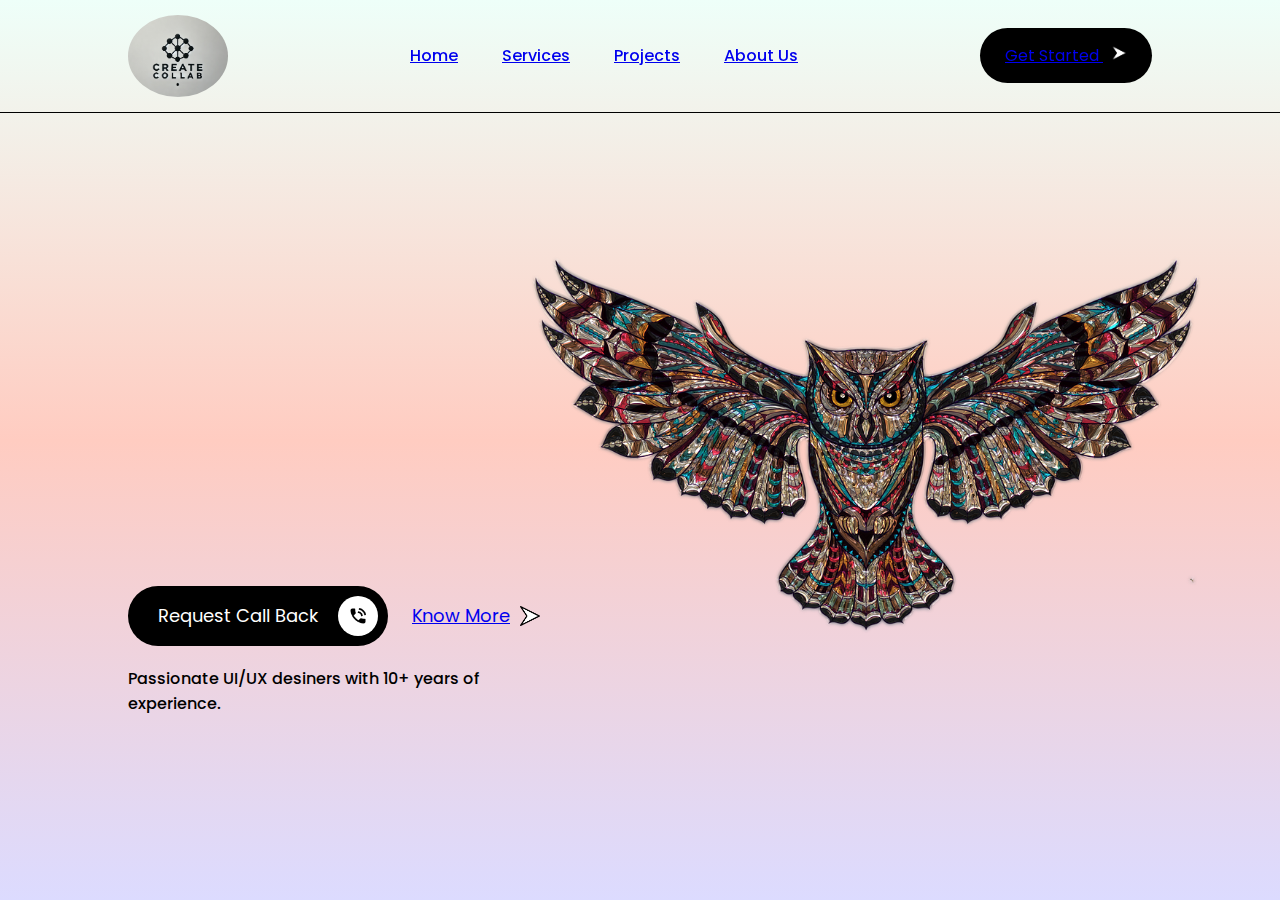
<file: index.html>
<!DOCTYPE html>
<html lang="en">
<head>
    <meta charset="UTF-8">
    <meta name="viewport" content="width= , initial-scale=1.0">
    <title>Create Collab</title>
    <link rel="stylesheet" href="style.css">
    <link rel="preconnect" href="https://fonts.googleapis.com">
<link rel="preconnect" href="https://fonts.gstatic.com" crossorigin>
<link href="https://fonts.googleapis.com/css2?family=Poppins:ital,wght@0,200;0,300;0,400;0,500;1,600&display=swap" rel="stylesheet">

</head>
<body>
    
    <nav>
        <img src="ps3.PNG" alt="logo" class="logo">
        <ul id="menu-links">
            <li><a href="index.html">Home</a></li>
            <li><a href="services.html">Services</a></li>
            <li><a href="project.html">Projects</a></li>
            <li><a href="about-us.html">About Us</a></li>
        </ul>
        <button class="nav-btn"><a href="SignUp.html">Get Started </a><img src="ps5.png" alt=""></button>

        <img src="ps7.png" alt="" class="menu-icon" onclick="toogleMenu()">
    </nav>

    <div class="header">
        <div class="header-content">
            <h1><span>FREE</span><br><span>LANCER</span></h1>
        <div class="btn-container">
            <button class="btn-dark">Request Call Back <img src="ps4.webp" alt=""></button>
            <button class="btn-light"><a href="Know-more.html">Know More </a><img src="ps5.png" alt=""></button>
        </div>
        <p>Passionate UI/UX desiners with 10+ years of experience.</p>
        </div>
        <img src="ps6.png" alt="" class="user-img">
    </div>

    <script>
        let navbar = document.querySelector('nav');
        let menuLinks = document.getElementById("menu-links");

        function toogleMenu(){
            menuLinks.classList.toggle('show-menu');
        }

        window.onscroll = function(){
            if(window.scrollY > 0){
                navbar.style.background = '#eefff9';
            }else{
                navbar.style.background = 'transparent';
            }
        }
    </script>
</body>
</html>
</file>
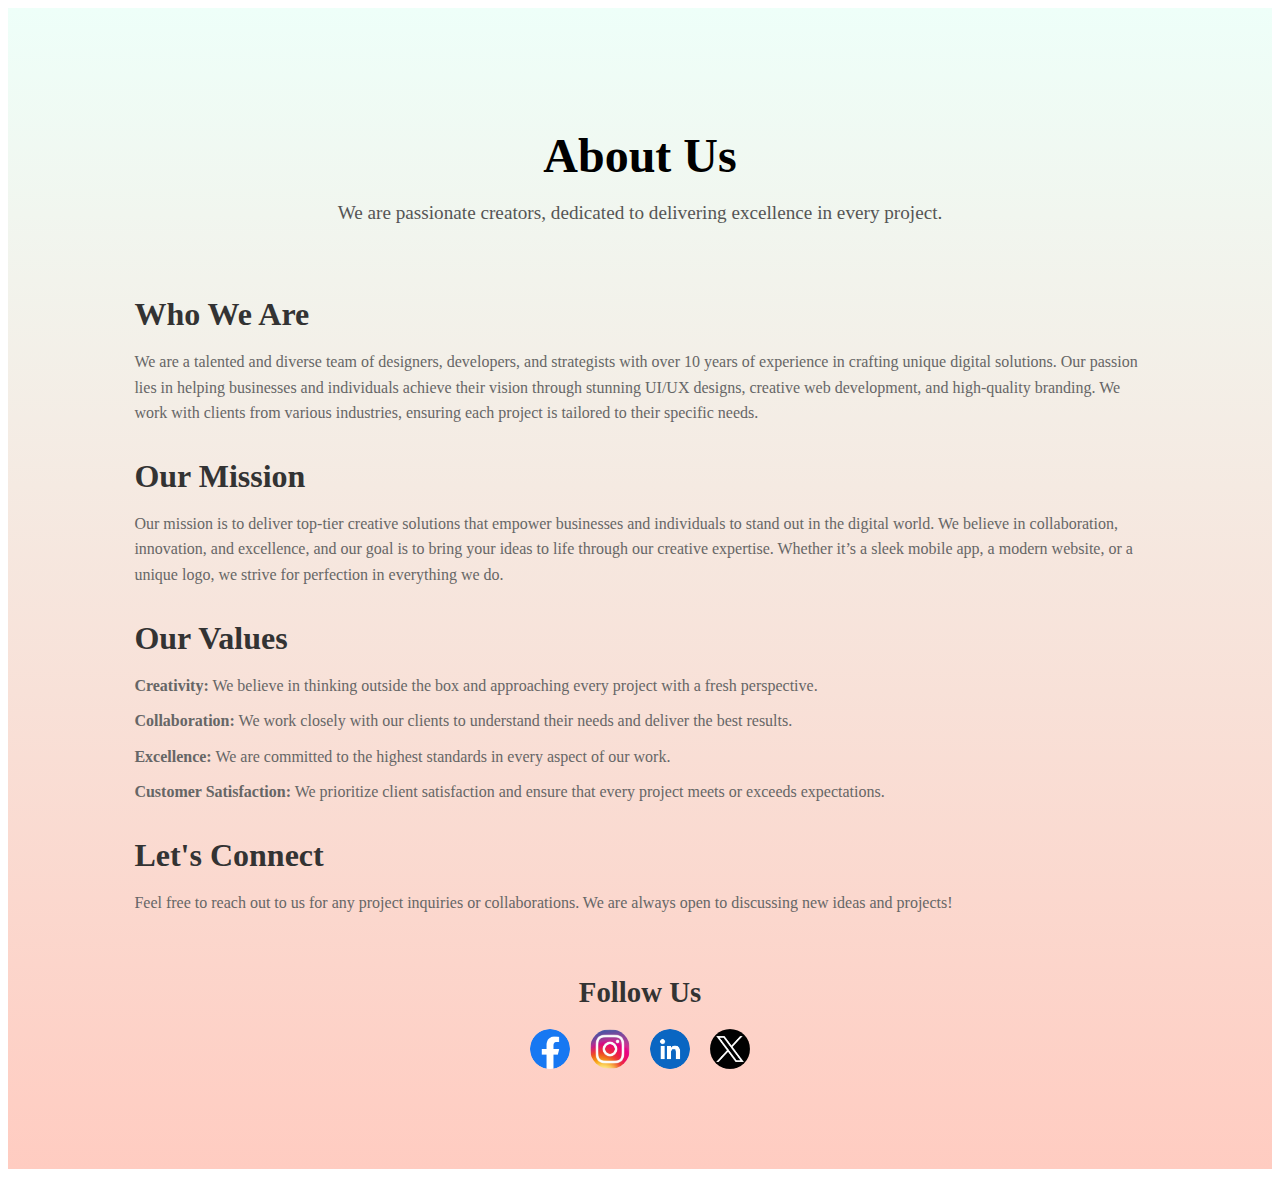
<file: about-us.html>
<!DOCTYPE html>
<html lang="en">
<head>
    <meta charset="UTF-8">
    <meta name="viewport" content="width=device-width, initial-scale=1.0">
    <title>About Us</title>
    <link rel="stylesheet" href="about-us.css">
</head>
<body>
    <section class="about" id="about">
        <h2 class="section-title">About Us</h2>
        <p class="section-subtitle">We are passionate creators, dedicated to delivering excellence in every project.</p>
    
        <div class="about-container">
            <!-- About Text Section -->
            <div class="about-text">
                <h3>Who We Are</h3>
                <p>We are a talented and diverse team of designers, developers, and strategists with over 10 years of experience in crafting unique digital solutions. Our passion lies in helping businesses and individuals achieve their vision through stunning UI/UX designs, creative web development, and high-quality branding. We work with clients from various industries, ensuring each project is tailored to their specific needs.</p>
    
                <h3>Our Mission</h3>
                <p>Our mission is to deliver top-tier creative solutions that empower businesses and individuals to stand out in the digital world. We believe in collaboration, innovation, and excellence, and our goal is to bring your ideas to life through our creative expertise. Whether it’s a sleek mobile app, a modern website, or a unique logo, we strive for perfection in everything we do.</p>
    
                <h3>Our Values</h3>
                <ul>
                    <li><strong>Creativity:</strong> We believe in thinking outside the box and approaching every project with a fresh perspective.</li>
                    <li><strong>Collaboration:</strong> We work closely with our clients to understand their needs and deliver the best results.</li>
                    <li><strong>Excellence:</strong> We are committed to the highest standards in every aspect of our work.</li>
                    <li><strong>Customer Satisfaction:</strong> We prioritize client satisfaction and ensure that every project meets or exceeds expectations.</li>
                </ul>
    
                <h3>Let's Connect</h3>
                <p>Feel free to reach out to us for any project inquiries or collaborations. We are always open to discussing new ideas and projects!</p>
                
            </div>
        </div>
    
        <!-- Social Media Links -->
        <div class="social-media">
            <h3>Follow Us</h3>
            <ul>
                <li><a href="https://www.facebook.com/yourpage" target="_blank"><img src="c1.png" alt="Facebook"></a></li>
                <li><a href="https://www.instagram.com/yourprofile" target="_blank"><img src="c3.png" alt="Instagram"></a></li>
                <li><a href="https://www.linkedin.com/in/yourprofile" target="_blank"><img src="c4.png" alt="LinkedIn"></a></li>
                <li><a href="https://twitter.com/yourprofile" target="_blank"><img src="c2.png" alt="Twitter"></a></li>
            </ul>
        </div>
    </section>
    
    
</body>
</html>
</file>
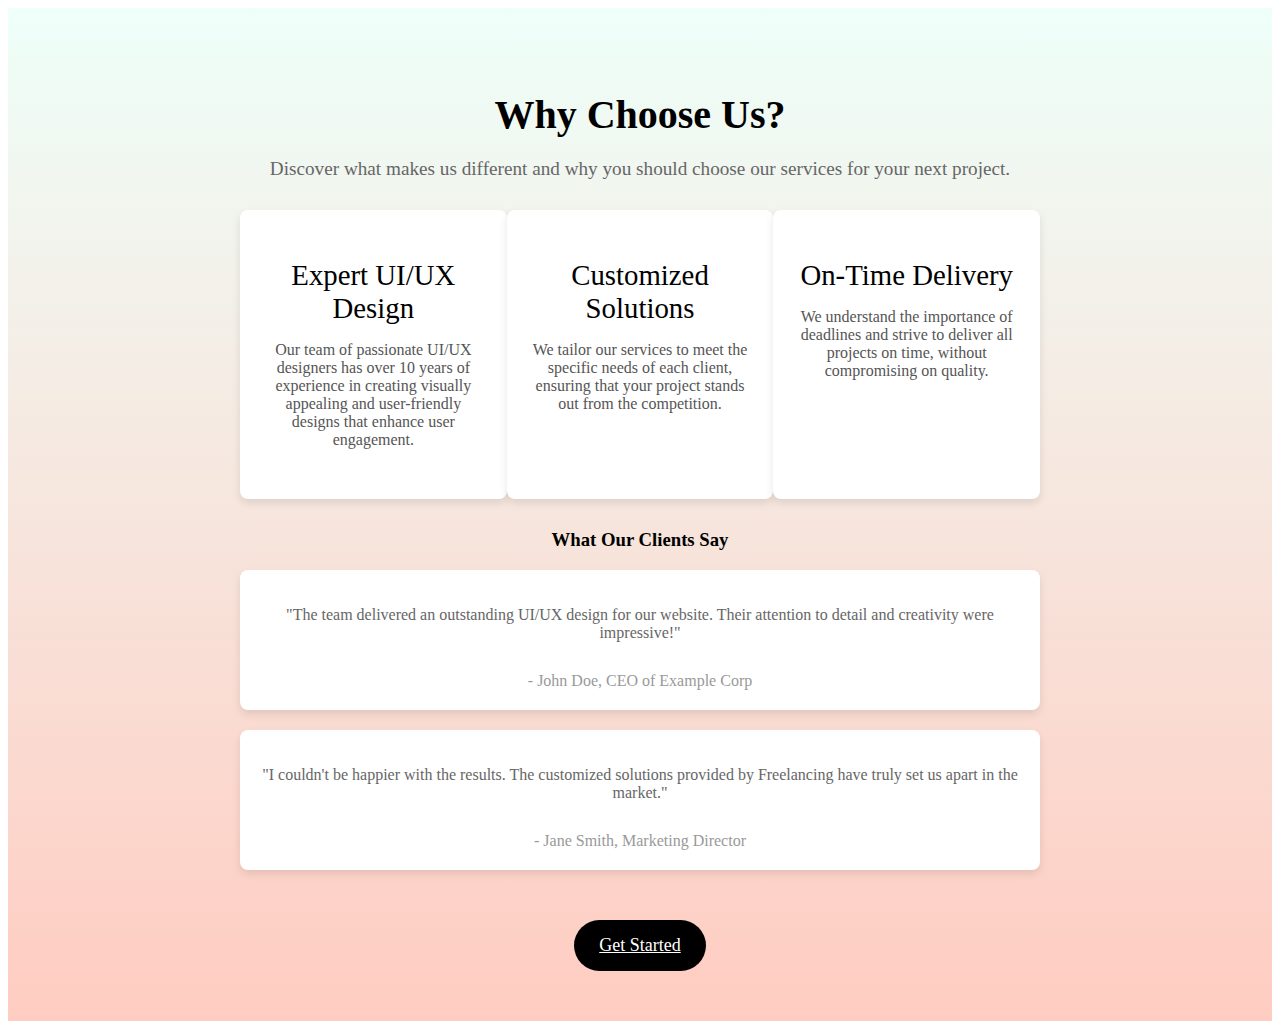
<file: Know-more.html>
<!DOCTYPE html>
<html lang="en">
<head>
    <meta charset="UTF-8">
    <meta name="viewport" content="width=device-width, initial-scale=1.0">
    <title>Know More - Freelancing</title>
    <link rel="stylesheet" href="Know-more.css">
    <link rel="preconnect" href="https://fonts.googleapis.com">
    <link href="https://fonts.googleapis.com/css2?family=Poppins:ital,wght@0,200;0,300;0,400;0,500;1,600&display=swap" rel="stylesheet">
</head>
<body>

    <section class="know-more">
        <div class="know-more-container">
            <h2>Why Choose Us?</h2>
            <p>Discover what makes us different and why you should choose our services for your next project.</p>

            <div class="features">
                <div class="feature">
                    <h3>Expert UI/UX Design</h3>
                    <p>Our team of passionate UI/UX designers has over 10 years of experience in creating visually appealing and user-friendly designs that enhance user engagement.</p>
                </div>

                <div class="feature">
                    <h3>Customized Solutions</h3>
                    <p>We tailor our services to meet the specific needs of each client, ensuring that your project stands out from the competition.</p>
                </div>

                <div class="feature">
                    <h3>On-Time Delivery</h3>
                    <p>We understand the importance of deadlines and strive to deliver all projects on time, without compromising on quality.</p>
                </div>
            </div>

            <div class="testimonials">
                <h3>What Our Clients Say</h3>
                <div class="testimonial">
                    <p>"The team delivered an outstanding UI/UX design for our website. Their attention to detail and creativity were impressive!"</p>
                    <cite>- John Doe, CEO of Example Corp</cite>
                </div>

                <div class="testimonial">
                    <p>"I couldn't be happier with the results. The customized solutions provided by Freelancing have truly set us apart in the market."</p>
                    <cite>- Jane Smith, Marketing Director</cite>
                </div>
            </div>

            <a href="SignIn.html" class="btn-dark">Get Started</a>
        </div>
    </section>

</body>
</html>
</file>
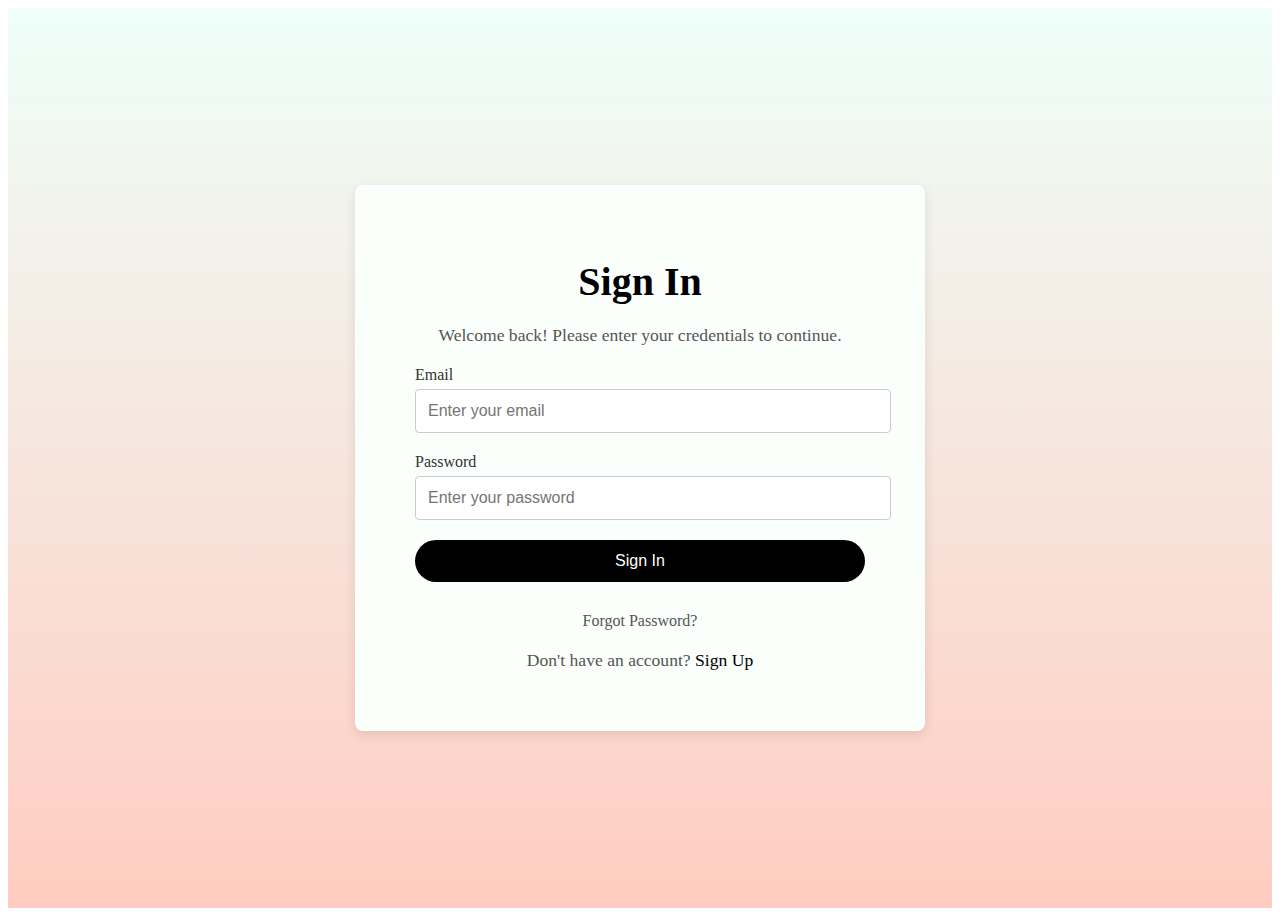
<file: SignIn.html>
<!DOCTYPE html>
<html lang="en">
<head>
    <meta charset="UTF-8">
    <meta name="viewport" content="width=device-width, initial-scale=1.0">
    <title>Sign In - Freelancing</title>
    <link rel="stylesheet" href="SignIn.css">
    <link rel="preconnect" href="https://fonts.googleapis.com">
    <link href="https://fonts.googleapis.com/css2?family=Poppins:ital,wght@0,200;0,300;0,400;0,500;1,600&display=swap" rel="stylesheet">
</head>
<body>

    <section class="signin">
        <div class="signin-container">
            <h2>Sign In</h2>
            <p>Welcome back! Please enter your credentials to continue.</p>

            <form action="#" method="POST" class="signin-form">
                <div class="form-group">
                    <label for="email">Email</label>
                    <input type="email" id="email" name="email" placeholder="Enter your email" required>
                </div>

                <div class="form-group">
                    <label for="password">Password</label>
                    <input type="password" id="password" name="password" placeholder="Enter your password" required>
                </div>

                <button type="submit" class="btn-dark">Sign In</button>
                <div class="forgot-password">
                    <a href="#">Forgot Password?</a>
                </div>
            </form>

            <p class="signup-link">Don't have an account? <a href="SignUp.html">Sign Up</a></p>
        </div>
    </section>

</body>
</html>
</file>
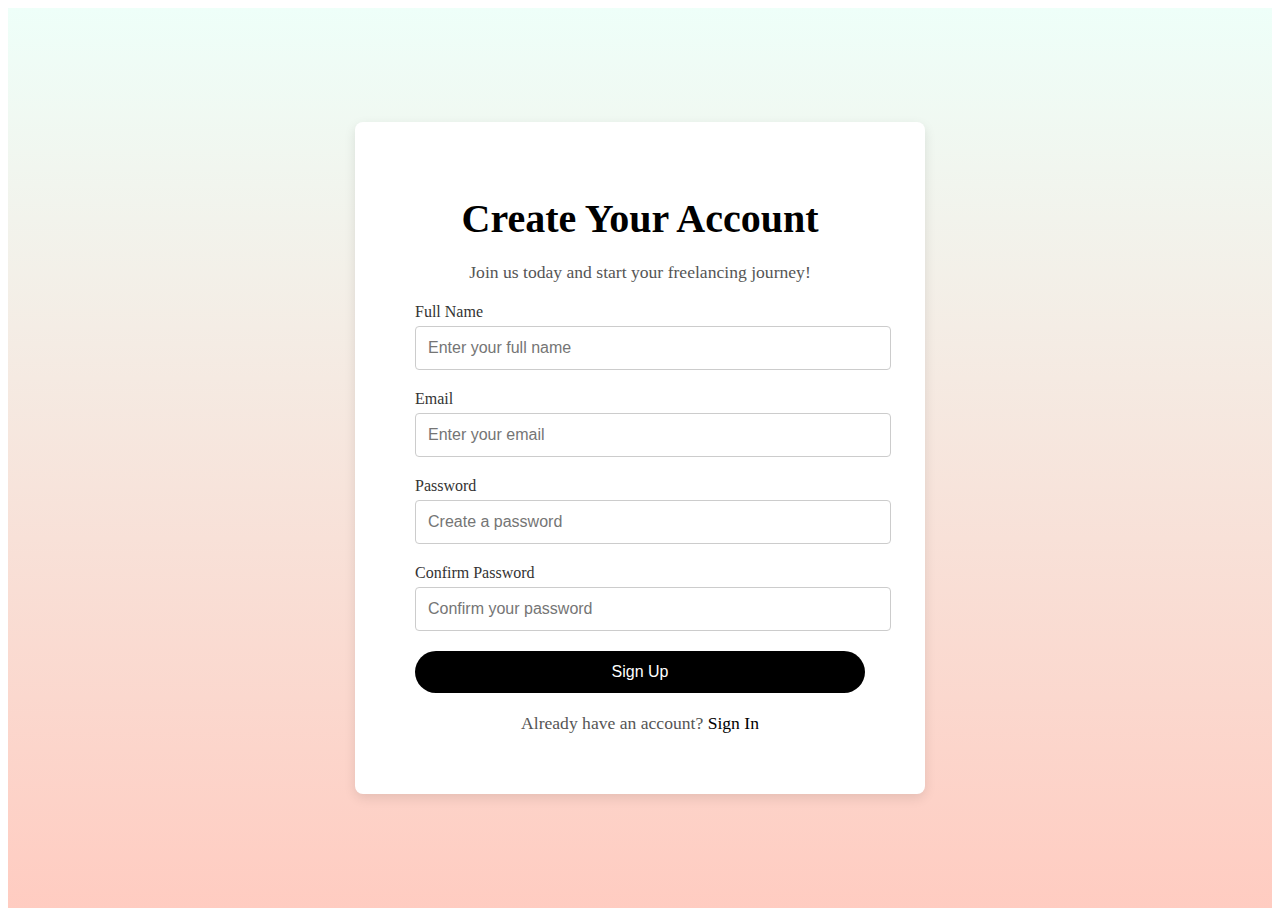
<file: SignUp.html>
<!DOCTYPE html>
<html lang="en">
<head>
    <meta charset="UTF-8">
    <meta name="viewport" content="width=device-width, initial-scale=1.0">
    <title>Sign Up - Freelancing</title>
    <link rel="stylesheet" href="SignUp.css">
    <link rel="preconnect" href="https://fonts.googleapis.com">
    <link href="https://fonts.googleapis.com/css2?family=Poppins:ital,wght@0,200;0,300;0,400;0,500;1,600&display=swap" rel="stylesheet">
</head>
<body>

    <section class="signup">
        <div class="signup-container">
            <h2>Create Your Account</h2>
            <p>Join us today and start your freelancing journey!</p>

            <form action="#" method="POST" class="signup-form">
                <div class="form-group">
                    <label for="name">Full Name</label>
                    <input type="text" id="name" name="name" placeholder="Enter your full name" required>
                </div>

                <div class="form-group">
                    <label for="email">Email</label>
                    <input type="email" id="email" name="email" placeholder="Enter your email" required>
                </div>

                <div class="form-group">
                    <label for="password">Password</label>
                    <input type="password" id="password" name="password" placeholder="Create a password" required>
                </div>

                <div class="form-group">
                    <label for="confirm-password">Confirm Password</label>
                    <input type="password" id="confirm-password" name="confirm-password" placeholder="Confirm your password" required>
                </div>

                <button type="submit" class="btn-dark">Sign Up</button>
            </form>

            <p class="signin-link">Already have an account? <a href="SignIn.html">Sign In</a></p>
        </div>
    </section>

</body>
</html>
</file>
<file: style.css>
*{
    margin: 0;
    padding: 0;
    box-sizing: border-box;
    font-family: 'Poppins', sans-serif;
}

html {
    scroll-behavior: smooth;
}


nav{
    position: fixed;
    top: 0;
    left: 0;
    width: 100%;
    display: flex;
    align-items: center;
    justify-content: space-between;
    padding: 15px 10%;
    border-bottom: 1px solid #000;
    z-index: 10;
    transition: background-color 0.3s ease;
}
nav ul li{
    list-style: none;
    display: inline-block;
    margin: 10px 20px;
    font-weight: 500;
    cursor: pointer;
    padding: 10px 0;
}
.nav-btn{
    background: #000;
    color: #fff;
    font-size: 16px;
    padding: 15px 25px;
    border: 0;
    outline: 0;
    border-radius: 40px;
    cursor: pointer;

}
.nav-btn img{
    width: 16px;
    margin-left: 8px;
}

nav .logo{
    width: 100px;
    cursor: pointer;
    border-radius: 50%;
}

.header{
    width: 100%;
    min-height: 100vh;
    background: linear-gradient(#eefff9 0%, #ffccc1 49%, #dcdbff 100%);
    padding: 0 10%;
    display: flex;
    justify-content: center;
    flex-direction: column;
}

.header h1{
    margin-top: 100px;
    font-size: 13vw;
    line-height: 11vw;
}

.btn-container{
    margin: 20px 0;
}

.header button{
    border: 0;
    outline: 0;
    display: inline-flex;
    align-items: center;
    font-size: 18px;
    margin-right: 20px;
    cursor: pointer;
}
.btn-dark{
    background: #000;
    color: #fff;
    padding: 10px 10px 10px 30px;
    border-radius: 40px;
}
.btn-dark img{
    width: 40px;
    background: #fff;
    border-radius: 50%;
    padding: 10px;
    margin-left: 20px;
}

.btn-light{
    background: transparent;
    text-decoration: underline;
}
.btn-light img{
    width: 20px;
    margin-left: 10px;
}

.header p{
    max-width: 360px;
    font-weight: 500;
}

.user-img{
    width: 80%;
    max-width: 700px;
    position: absolute;
    right: 5%;
}

/* -----animation----- */
.header h1 span{
    background: linear-gradient(#000, #000);
    background-repeat: no-repeat;
    -webkit-text-fill-color: transparent;
    -webkit-background-clip: text;
    background-size: 0%;
}
.header h1 span:first-child{
    animation: textcolor1 2s linear infinite alternate;
}
@keyframes textcolor1 {
    0%{
        background-size: 0%;
    }
    40%{
        background-size: 100%;
    }
    100%{
        background-size: 100%;
    }
}

.header h1 span:last-child{
    animation: textcolor2 2s linear infinite alternate;
}
@keyframes textcolor2 {
    0%{
        background-size: 0%;
    }
    40%{
        background-size: 0%;
    }
    100%{
        background-size: 100%;
    }
}

.menu-icon{
    display: none;
}

/* -----Media Queries for navbar1----- */

@media only screen and (max-width: 600px){
    nav ul{
        position:absolute;
        width: 100%;
        background: #000;
        color: #fff;
        left: 0;
        top: 100%;
        text-align: center;
        max-height: 0;
        overflow: hidden;
        transition: max-height 0.5s;
    }
    .nav-btn{
        display: none;
    }
    nav.logo{
        width: 150px;
    }
    nav ul li{
        margin: 10px;
        font-size: 14px;
    }
    .menu-icon{
        display: block;
        width: 30px;
    }
    .show-menu{
        max-height: 60px;
    }
}

/* -----Media Queries for navbar2----- */

@media only screen and (max-width: 600px){
    .header{
        min-height: auto;
        padding: 0px;
    }
    .user-img{
        width: 100%;
        right: auto;
        position: relative;
        margin-top: 100px;
    }
    .header-content{
        position: absolute;
        bottom: 0;
        padding: 0 10%;
        z-index: 2;
        padding-bottom: 40px;
        background: linear-gradient(transparent, #fff);
    }
    .btn-container{
        margin: 5px 0;
    }
    .header button{
        font-size: 14pxx;
        margin-left: 10px;
    }
    .btn-dark{
        padding: 7px 7px 7px 20px;
        margin-bottom: 10px;
    }
    .btn-dark img{
        width: 30px;
        padding: 5px;
        margin-left: 15px;
    }
    .btn-light img{
        width: 12px;
        margin-left: 5px;
    }
    .header h1{
        font-size: 70px;
        line-height: 60px;
        margin-bottom: 20px;
    }
}
</file>
<file: about-us.css>
/* About Us Section */
.about {
    padding: 80px 10%;
    background: linear-gradient(180deg, #eefff9, #ffccc1);
    text-align: center;
}

.about .section-title {
    font-size: 3rem;
    margin-bottom: 10px;
    font-weight: 600;
    color: #000;
}

.about .section-subtitle {
    font-size: 1.2rem;
    color: #555;
    margin-bottom: 40px;
}

.about-container {
    display: flex;
    justify-content: space-between;
    align-items: center;
    flex-wrap: wrap;
    gap: 40px;
}

.about-text {
    flex: 1 1 50%;
    text-align: left;
}

.about-text h3 {
    font-size: 2rem;
    color: #333;
    margin-bottom: 15px;
}

.about-text p, .about-text ul {
    font-size: 1rem;
    color: #666;
    line-height: 1.6;
    margin-bottom: 20px;
}

.about-text ul {
    list-style: none;
    padding-left: 0;
}

.about-text li {
    margin-bottom: 10px;
}




/* Social Media Links */
.social-media {
    margin-top: 40px;
    text-align: center;
}

.social-media h3 {
    font-size: 1.8rem;
    color: #333;
    margin-bottom: 20px;
}

.social-media ul {
    list-style: none;
    padding: 0;
    display: flex;
    justify-content: center;
    gap: 20px;
}

.social-media ul li {
    display: inline-block;
}

.social-media ul li a {
    display: inline-block;
    width: 40px;
    height: 40px;
}

.social-media ul li a img {
    width: 100%;
    height: 100%;
    border-radius: 50%;
    transition: transform 0.3s ease;
}

.social-media ul li a:hover img {
    transform: scale(1.1);
}

/* Responsive Design for About Us */
@media (max-width: 768px) {
    .about-container {
        flex-direction: column;
        text-align: center;
    }

    .about-text {
        flex: 1 1 100%;
    }

    .about-image {
        flex: 1 1 100%;
    }
}
</file>
<file: Know-more.css>
/* Know More Section */
.know-more {
    padding: 50px 10%;
    background: linear-gradient(180deg, #eefff9, #ffccc1);
}

.know-more-container {
    max-width: 800px;
    margin: 0 auto;
    text-align: center;
}

.know-more h2 {
    font-size: 2.5rem;
    margin-bottom: 20px;
    font-weight: 600;
}

.know-more p {
    font-size: 1.2rem;
    margin-bottom: 30px;
    color: #666;
}

.features {
    display: flex;
    justify-content: space-around;
    margin-bottom: 30px;
}

.feature {
    width: 30%;
    background-color: #fff;
    padding: 20px;
    border-radius: 8px;
    box-shadow: 0 4px 8px rgba(0, 0, 0, 0.1);
}

.feature h3 {
    font-size: 1.8rem;
    margin-bottom: 10px;
    font-weight: 500;
    color: #000;
}

.feature p {
    font-size: 1rem;
    color: #555;
}

.testimonials {
    margin-bottom: 30px;
}

.testimonial {
    background-color: #fff;
    padding: 20px;
    border-radius: 8px;
    box-shadow: 0 4px 8px rgba(0, 0, 0, 0.1);
    margin-bottom: 20px;
}

.testimonial p {
    font-size: 1rem;
    color: #666;
}

.testimonial cite {
    display: block;
    margin-top: 10px;
    font-size: 1rem;
    font-style: normal;
    color: #999;
}

.btn-dark {
    background: #000;
    color: #fff;
    font-size: 18px;
    padding: 15px 25px;
    border: 0;
    outline: 0;
    border-radius: 40px;
    cursor: pointer;
    display: inline-block;
    margin-top: 20px;
    transition: background 0.3s;
}

.btn-dark:hover {
    background: #333;
}

/* Responsive Design for Know More */
@media (max-width: 768px) {
    .features {
        flex-direction: column;
        gap: 20px;
    }

    .feature {
        width: 100%;
    }

    .know-more h2 {
        font-size: 2rem;
    }

    .know-more p {
        font-size: 1.1rem;
    }

    .btn-dark {
        font-size: 16px;
        padding: 12px 20px;
    }
}
</file>
<file: SignIn.css>
/* Sign In Page */
.signin {
    display: flex;
    justify-content: center;
    align-items: center;
    height: 100vh;
    background: linear-gradient(180deg, #eefff9, #ffccc1);
    padding: 0 10%;
}

.signin-container {
    background-color: #fbfffb;
    padding: 40px 60px;
    border-radius: 8px;
    box-shadow: 0 4px 12px rgba(0, 0, 0, 0.1);
    text-align: center;
    width: 100%;
    max-width: 450px;
}

.signin-container h2 {
    font-size: 2.5rem;
    margin-bottom: 20px;
    font-weight: 600;
    color: #000;
}

.signin-container p {
    font-size: 1.1rem;
    margin-bottom: 20px;
    color: #555;
}

.signin-form {
    display: flex;
    flex-direction: column;
    gap: 20px;
}

.form-group {
    text-align: left;
}

.form-group label {
    font-size: 1rem;
    color: #333;
    margin-bottom: 5px;
    display: block;
}

.form-group input {
    width: 100%;
    padding: 12px;
    font-size: 1rem;
    border: 1px solid #ccc;
    border-radius: 4px;
    outline: none;
    transition: border 0.3s;
}

.form-group input:focus {
    border-color: #000;
}

.btn-dark {
    background: #000;
    color: #fff;
    font-size: 16px;
    padding: 12px;
    border: 0;
    outline: 0;
    border-radius: 40px;
    cursor: pointer;
    transition: background 0.3s;
}

.btn-dark:hover {
    background: #333;
}

.forgot-password {
    margin-top: 10px;
}

.forgot-password a {
    color: #555;
    text-decoration: none;
}

.forgot-password a:hover {
    text-decoration: underline;
}

.signup-link {
    margin-top: 20px;
    font-size: 1rem;
}

.signup-link a {
    color: #000;
    text-decoration: none;
}

.signup-link a:hover {
    text-decoration: underline;
}

/* Responsive Design for Sign In */
@media (max-width: 768px) {
    .signin-container {
        padding: 30px 40px;
    }

    .signin-container h2 {
        font-size: 2rem;
    }

    .signin-container p {
        font-size: 1rem;
    }
}
</file>
<file: SignUp.css>
/* Sign Up Page */
.signup {
    display: flex;
    justify-content: center;
    align-items: center;
    height: 100vh;
    background: linear-gradient(180deg, #eefff9, #ffccc1);
    padding: 0 10%;
}

.signup-container {
    background-color: #fff;
    padding: 40px 60px;
    border-radius: 8px;
    box-shadow: 0 4px 12px rgba(0, 0, 0, 0.1);
    text-align: center;
    width: 100%;
    max-width: 450px;
}

.signup-container h2 {
    font-size: 2.5rem;
    margin-bottom: 20px;
    font-weight: 600;
    color: #000;
}

.signup-container p {
    font-size: 1.1rem;
    margin-bottom: 20px;
    color: #555;
}

.signup-form {
    display: flex;
    flex-direction: column;
    gap: 20px;
}

.form-group {
    text-align: left;
}

.form-group label {
    font-size: 1rem;
    color: #333;
    margin-bottom: 5px;
    display: block;
}

.form-group input {
    width: 100%;
    padding: 12px;
    font-size: 1rem;
    border: 1px solid #ccc;
    border-radius: 4px;
    outline: none;
    transition: border 0.3s;
}

.form-group input:focus {
    border-color: #000;
}

.btn-dark {
    background: #000;
    color: #fff;
    font-size: 16px;
    padding: 12px;
    border: 0;
    outline: 0;
    border-radius: 40px;
    cursor: pointer;
    transition: background 0.3s;
}

.btn-dark:hover {
    background: #333;
}

.signin-link {
    margin-top: 20px;
    font-size: 1rem;
}

.signin-link a {
    color: #000;
    text-decoration: none;
}

.signin-link a:hover {
    text-decoration: underline;
}

/* Responsive Design for Sign Up */
@media (max-width: 768px) {
    .signup-container {
        padding: 30px 40px;
    }

    .signup-container h2 {
        font-size: 2rem;
    }

    .signup-container p {
        font-size: 1rem;
    }
}
</file>
